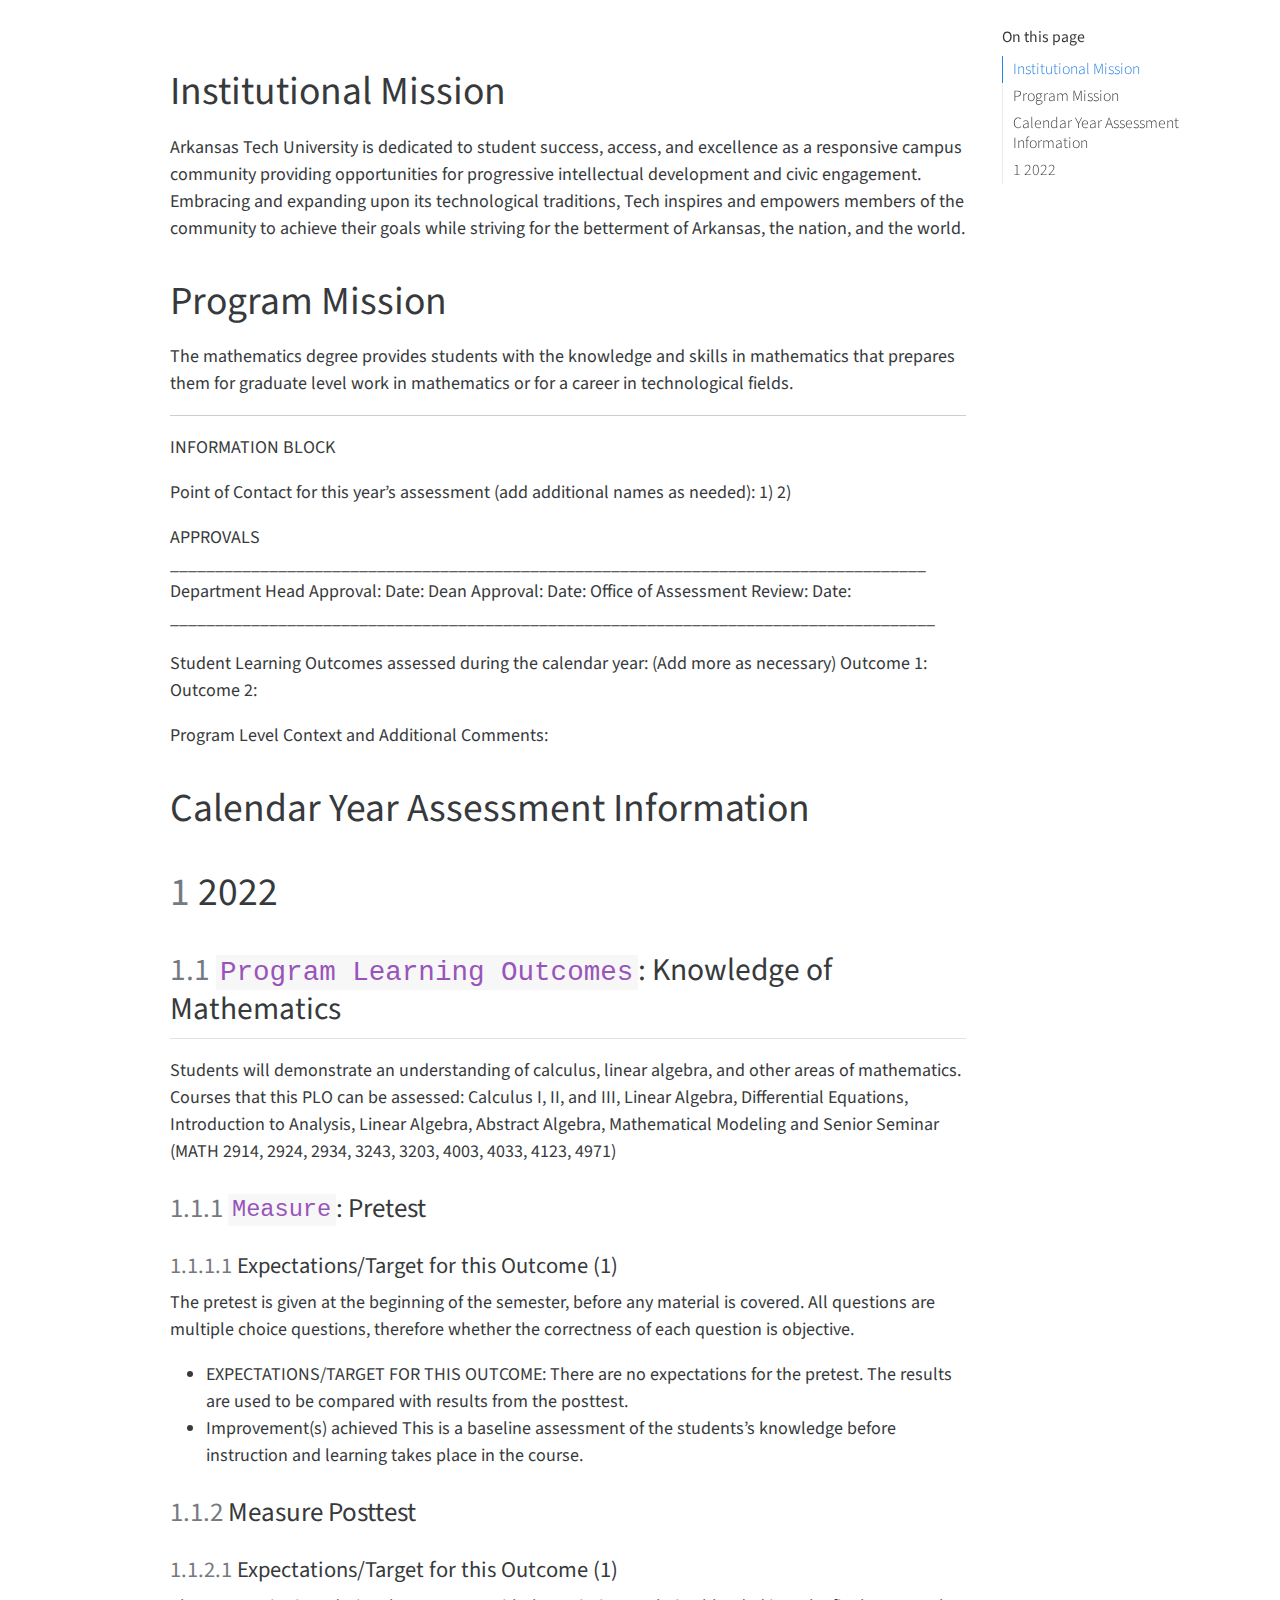
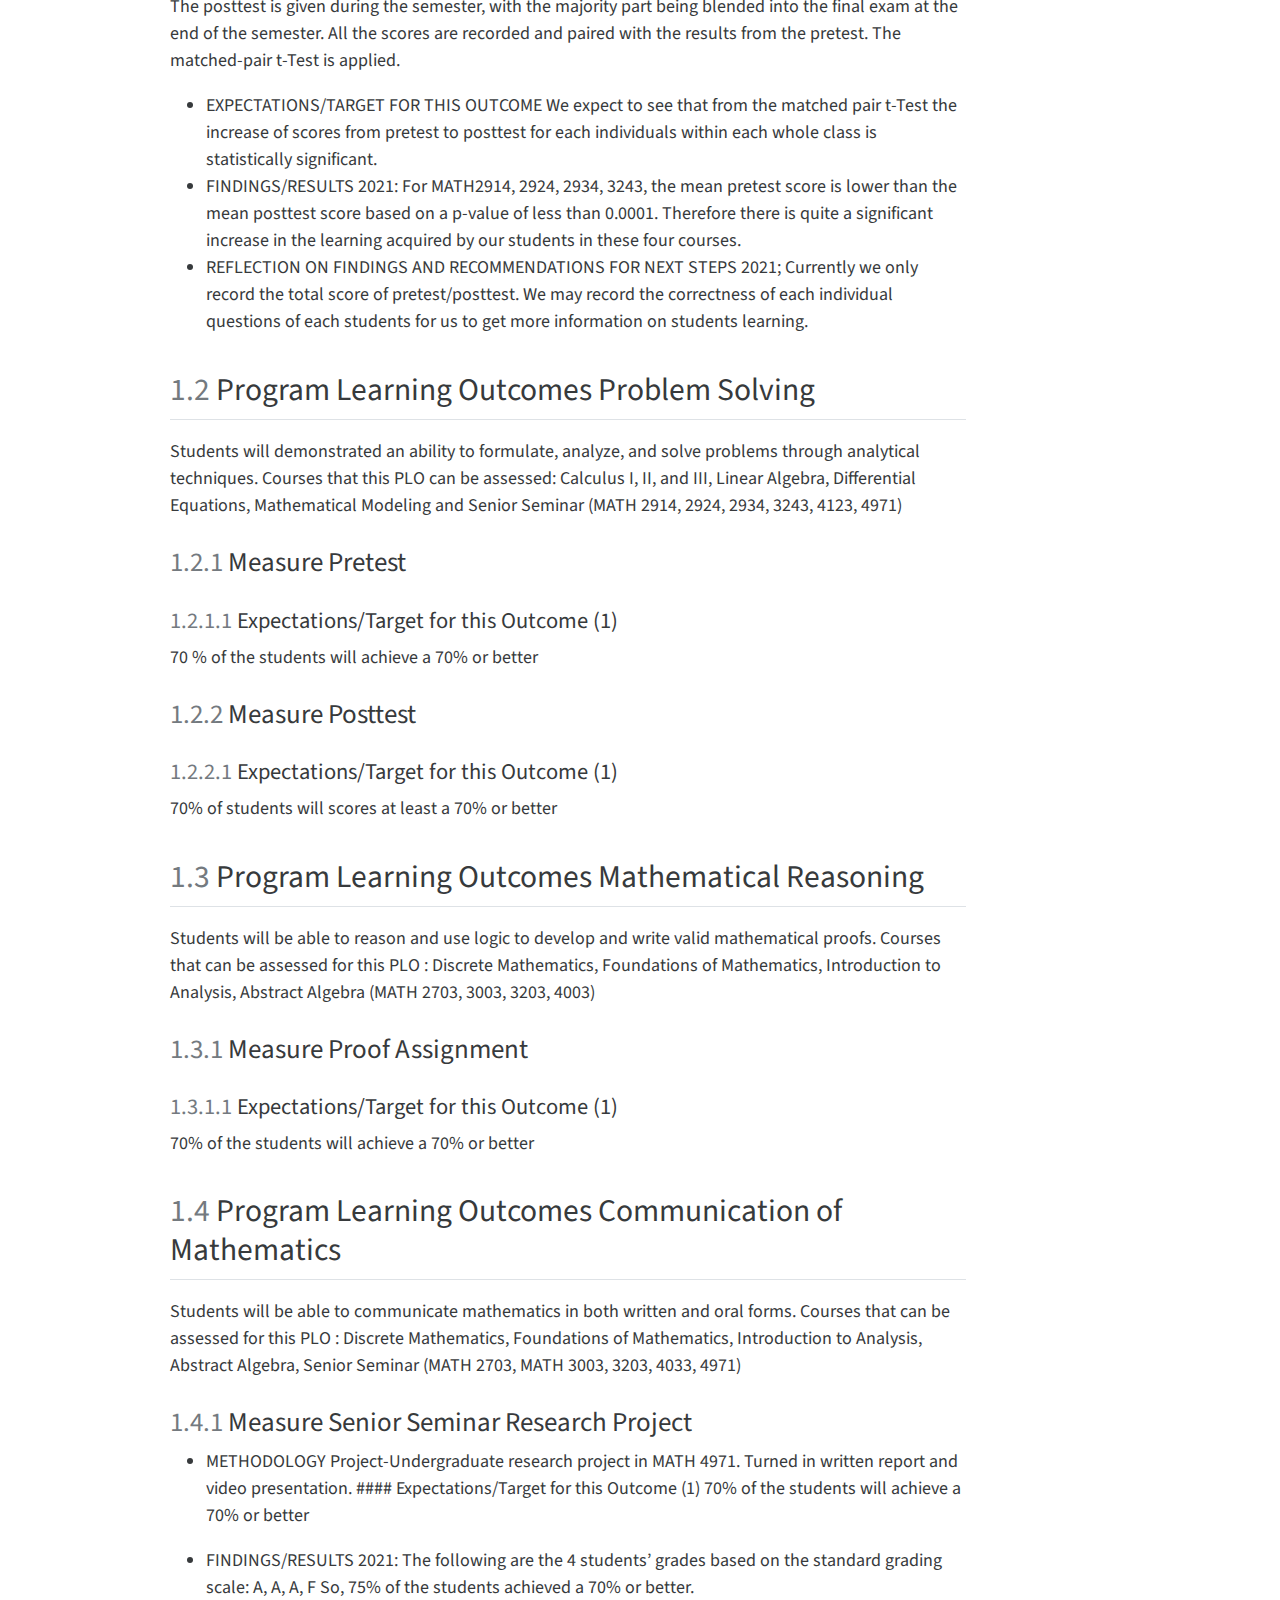
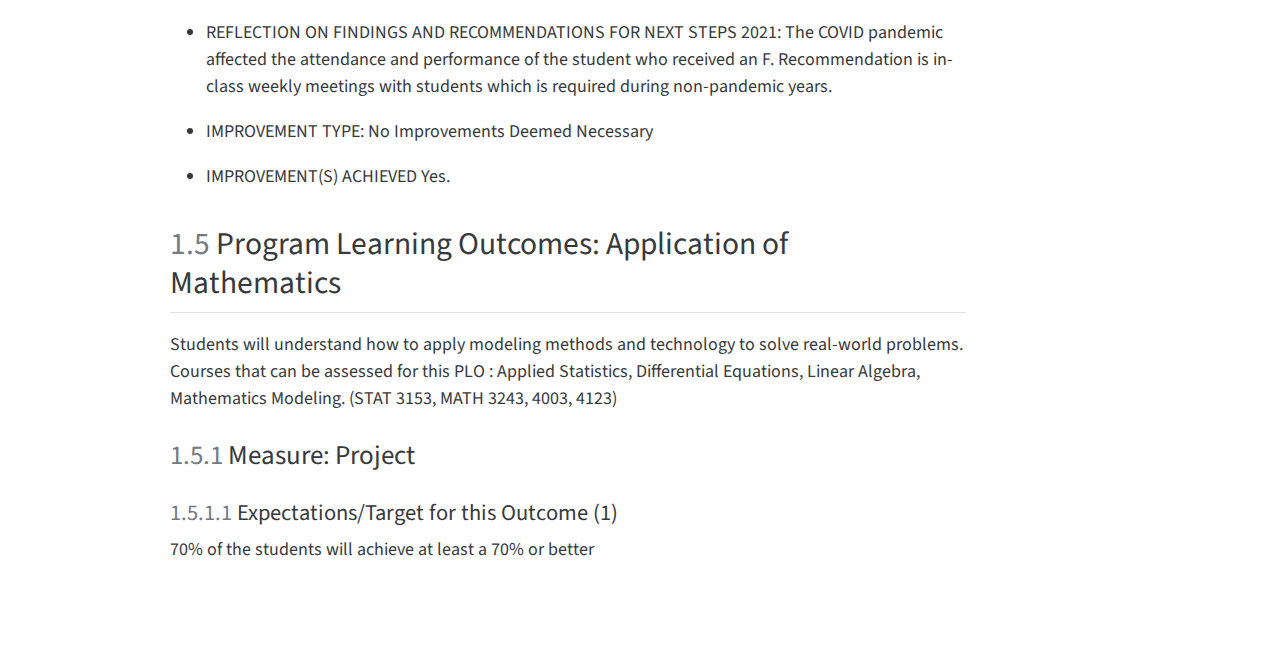
<file: index.html>
<!DOCTYPE html>
<html xmlns="http://www.w3.org/1999/xhtml" lang="en" xml:lang="en"><head>

<meta charset="utf-8">
<meta name="generator" content="quarto-1.1.251">

<meta name="viewport" content="width=device-width, initial-scale=1.0, user-scalable=yes">


<title>index</title>
<style>
code{white-space: pre-wrap;}
span.smallcaps{font-variant: small-caps;}
div.columns{display: flex; gap: min(4vw, 1.5em);}
div.column{flex: auto; overflow-x: auto;}
div.hanging-indent{margin-left: 1.5em; text-indent: -1.5em;}
ul.task-list{list-style: none;}
ul.task-list li input[type="checkbox"] {
  width: 0.8em;
  margin: 0 0.8em 0.2em -1.6em;
  vertical-align: middle;
}
</style>


<script src="site_libs/quarto-nav/quarto-nav.js"></script>
<script src="site_libs/clipboard/clipboard.min.js"></script>
<script src="site_libs/quarto-search/autocomplete.umd.js"></script>
<script src="site_libs/quarto-search/fuse.min.js"></script>
<script src="site_libs/quarto-search/quarto-search.js"></script>
<meta name="quarto:offset" content="./">
<script src="site_libs/quarto-html/quarto.js"></script>
<script src="site_libs/quarto-html/popper.min.js"></script>
<script src="site_libs/quarto-html/tippy.umd.min.js"></script>
<script src="site_libs/quarto-html/anchor.min.js"></script>
<link href="site_libs/quarto-html/tippy.css" rel="stylesheet">
<link href="site_libs/quarto-html/quarto-syntax-highlighting.css" rel="stylesheet" id="quarto-text-highlighting-styles">
<script src="site_libs/bootstrap/bootstrap.min.js"></script>
<link href="site_libs/bootstrap/bootstrap-icons.css" rel="stylesheet">
<link href="site_libs/bootstrap/bootstrap.min.css" rel="stylesheet" id="quarto-bootstrap" data-mode="light">
<script id="quarto-search-options" type="application/json">{
  "location": "sidebar",
  "copy-button": false,
  "collapse-after": 3,
  "panel-placement": "start",
  "type": "textbox",
  "limit": 20,
  "language": {
    "search-no-results-text": "No results",
    "search-matching-documents-text": "matching documents",
    "search-copy-link-title": "Copy link to search",
    "search-hide-matches-text": "Hide additional matches",
    "search-more-match-text": "more match in this document",
    "search-more-matches-text": "more matches in this document",
    "search-clear-button-title": "Clear",
    "search-detached-cancel-button-title": "Cancel",
    "search-submit-button-title": "Submit"
  }
}</script>


</head>

<body>

<div id="quarto-search-results"></div>
<!-- content -->
<div id="quarto-content" class="quarto-container page-columns page-rows-contents page-layout-article">
<!-- sidebar -->
<!-- margin-sidebar -->
    <div id="quarto-margin-sidebar" class="sidebar margin-sidebar">
        <nav id="TOC" role="doc-toc" class="toc-active">
    <h2 id="toc-title">On this page</h2>
   
  <ul>
  <li><a href="#institutional-mission" id="toc-institutional-mission" class="nav-link active" data-scroll-target="#institutional-mission">Institutional Mission</a></li>
  <li><a href="#program-mission" id="toc-program-mission" class="nav-link" data-scroll-target="#program-mission">Program Mission</a></li>
  <li><a href="#calendar-year-assessment-information" id="toc-calendar-year-assessment-information" class="nav-link" data-scroll-target="#calendar-year-assessment-information">Calendar Year Assessment Information</a></li>
  <li><a href="#section" id="toc-section" class="nav-link" data-scroll-target="#section"><span class="toc-section-number">1</span>  2022</a>
  <ul class="collapse">
  <li><a href="#program-learning-outcomes-knowledge-of-mathematics" id="toc-program-learning-outcomes-knowledge-of-mathematics" class="nav-link" data-scroll-target="#program-learning-outcomes-knowledge-of-mathematics"><span class="toc-section-number">1.1</span>  <code>Program Learning Outcomes</code>: Knowledge of Mathematics</a>
  <ul class="collapse">
  <li><a href="#measure-pretest" id="toc-measure-pretest" class="nav-link" data-scroll-target="#measure-pretest"><span class="toc-section-number">1.1.1</span>  <code>Measure</code>: Pretest</a></li>
  <li><a href="#measure-posttest" id="toc-measure-posttest" class="nav-link" data-scroll-target="#measure-posttest"><span class="toc-section-number">1.1.2</span>  Measure Posttest</a></li>
  </ul></li>
  <li><a href="#program-learning-outcomes-problem-solving" id="toc-program-learning-outcomes-problem-solving" class="nav-link" data-scroll-target="#program-learning-outcomes-problem-solving"><span class="toc-section-number">1.2</span>  Program Learning Outcomes Problem Solving</a>
  <ul class="collapse">
  <li><a href="#measure-pretest-1" id="toc-measure-pretest-1" class="nav-link" data-scroll-target="#measure-pretest-1"><span class="toc-section-number">1.2.1</span>  Measure Pretest</a></li>
  <li><a href="#measure-posttest-1" id="toc-measure-posttest-1" class="nav-link" data-scroll-target="#measure-posttest-1"><span class="toc-section-number">1.2.2</span>  Measure Posttest</a></li>
  </ul></li>
  <li><a href="#program-learning-outcomes-mathematical-reasoning" id="toc-program-learning-outcomes-mathematical-reasoning" class="nav-link" data-scroll-target="#program-learning-outcomes-mathematical-reasoning"><span class="toc-section-number">1.3</span>  Program Learning Outcomes Mathematical Reasoning</a>
  <ul class="collapse">
  <li><a href="#measure-proof-assignment" id="toc-measure-proof-assignment" class="nav-link" data-scroll-target="#measure-proof-assignment"><span class="toc-section-number">1.3.1</span>  Measure Proof Assignment</a></li>
  </ul></li>
  <li><a href="#program-learning-outcomes-communication-of-mathematics" id="toc-program-learning-outcomes-communication-of-mathematics" class="nav-link" data-scroll-target="#program-learning-outcomes-communication-of-mathematics"><span class="toc-section-number">1.4</span>  Program Learning Outcomes Communication of Mathematics</a>
  <ul class="collapse">
  <li><a href="#measure-senior-seminar-research-project" id="toc-measure-senior-seminar-research-project" class="nav-link" data-scroll-target="#measure-senior-seminar-research-project"><span class="toc-section-number">1.4.1</span>  Measure Senior Seminar Research Project</a></li>
  </ul></li>
  <li><a href="#program-learning-outcomes-application-of-mathematics" id="toc-program-learning-outcomes-application-of-mathematics" class="nav-link" data-scroll-target="#program-learning-outcomes-application-of-mathematics"><span class="toc-section-number">1.5</span>  Program Learning Outcomes: Application of Mathematics</a>
  <ul class="collapse">
  <li><a href="#measure-project" id="toc-measure-project" class="nav-link" data-scroll-target="#measure-project"><span class="toc-section-number">1.5.1</span>  Measure: Project</a></li>
  </ul></li>
  </ul></li>
  </ul>
</nav>
    </div>
<!-- main -->
<main class="content" id="quarto-document-content">



<section id="institutional-mission" class="level1 unnumbered">
<h1 class="unnumbered">Institutional Mission</h1>
<p>Arkansas Tech University is dedicated to student success, access, and excellence as a responsive campus community providing opportunities for progressive intellectual development and civic engagement. Embracing and expanding upon its technological traditions, Tech inspires and empowers members of the community to achieve their goals while striving for the betterment of Arkansas, the nation, and the world.</p>
</section>
<section id="program-mission" class="level1 unnumbered">
<h1 class="unnumbered">Program Mission</h1>
<p>The mathematics degree provides students with the knowledge and skills in mathematics that prepares them for graduate level work in mathematics or for a career in technological fields.</p>
<hr>
<p>INFORMATION BLOCK</p>
<p>Point of Contact for this year’s assessment (add additional names as needed): 1) 2)</p>
<p>APPROVALS ____________________________________________________________________________________ Department Head Approval: Date: Dean Approval: Date: Office of Assessment Review: Date: _____________________________________________________________________________________</p>
<p>Student Learning Outcomes assessed during the calendar year: (Add more as necessary) Outcome 1: Outcome 2:</p>
<p>Program Level Context and Additional Comments:</p>
</section>
<section id="calendar-year-assessment-information" class="level1 unnumbered">
<h1 class="unnumbered">Calendar Year Assessment Information</h1>
</section>
<section id="section" class="level1" data-number="1">
<h1 data-number="1"><span class="header-section-number">1</span> 2022</h1>
<section id="program-learning-outcomes-knowledge-of-mathematics" class="level2" data-number="1.1">
<h2 data-number="1.1" class="anchored" data-anchor-id="program-learning-outcomes-knowledge-of-mathematics"><span class="header-section-number">1.1</span> <code>Program Learning Outcomes</code>: Knowledge of Mathematics</h2>
<p>Students will demonstrate an understanding of calculus, linear algebra, and other areas of mathematics. Courses that this PLO can be assessed: Calculus I, II, and III, Linear Algebra, Differential Equations, Introduction to Analysis, Linear Algebra, Abstract Algebra, Mathematical Modeling and Senior Seminar (MATH 2914, 2924, 2934, 3243, 3203, 4003, 4033, 4123, 4971)</p>
<section id="measure-pretest" class="level3" data-number="1.1.1">
<h3 data-number="1.1.1" class="anchored" data-anchor-id="measure-pretest"><span class="header-section-number">1.1.1</span> <code>Measure</code>: Pretest</h3>
<section id="expectationstarget-for-this-outcome-1" class="level4" data-number="1.1.1.1">
<h4 data-number="1.1.1.1" class="anchored" data-anchor-id="expectationstarget-for-this-outcome-1"><span class="header-section-number">1.1.1.1</span> Expectations/Target for this Outcome (1)</h4>
<p>The pretest is given at the beginning of the semester, before any material is covered. All questions are multiple choice questions, therefore whether the correctness of each question is objective.</p>
<ul>
<li>EXPECTATIONS/TARGET FOR THIS OUTCOME: There are no expectations for the pretest. The results are used to be compared with results from the posttest.</li>
<li>Improvement(s) achieved This is a baseline assessment of the students’s knowledge before instruction and learning takes place in the course.</li>
</ul>
</section>
</section>
<section id="measure-posttest" class="level3" data-number="1.1.2">
<h3 data-number="1.1.2" class="anchored" data-anchor-id="measure-posttest"><span class="header-section-number">1.1.2</span> Measure Posttest</h3>
<section id="expectationstarget-for-this-outcome-1-1" class="level4" data-number="1.1.2.1">
<h4 data-number="1.1.2.1" class="anchored" data-anchor-id="expectationstarget-for-this-outcome-1-1"><span class="header-section-number">1.1.2.1</span> Expectations/Target for this Outcome (1)</h4>
<p>The posttest is given during the semester, with the majority part being blended into the final exam at the end of the semester. All the scores are recorded and paired with the results from the pretest. The matched-pair t-Test is applied.</p>
<ul>
<li>EXPECTATIONS/TARGET FOR THIS OUTCOME We expect to see that from the matched pair t-Test the increase of scores from pretest to posttest for each individuals within each whole class is statistically significant.</li>
<li>FINDINGS/RESULTS 2021: For MATH2914, 2924, 2934, 3243, the mean pretest score is lower than the mean posttest score based on a p-value of less than 0.0001. Therefore there is quite a significant increase in the learning acquired by our students in these four courses.</li>
<li>REFLECTION ON FINDINGS AND RECOMMENDATIONS FOR NEXT STEPS 2021; Currently we only record the total score of pretest/posttest. We may record the correctness of each individual questions of each students for us to get more information on students learning.</li>
</ul>
</section>
</section>
</section>
<section id="program-learning-outcomes-problem-solving" class="level2" data-number="1.2">
<h2 data-number="1.2" class="anchored" data-anchor-id="program-learning-outcomes-problem-solving"><span class="header-section-number">1.2</span> Program Learning Outcomes Problem Solving</h2>
<p>Students will demonstrated an ability to formulate, analyze, and solve problems through analytical techniques. Courses that this PLO can be assessed: Calculus I, II, and III, Linear Algebra, Differential Equations, Mathematical Modeling and Senior Seminar (MATH 2914, 2924, 2934, 3243, 4123, 4971)</p>
<section id="measure-pretest-1" class="level3" data-number="1.2.1">
<h3 data-number="1.2.1" class="anchored" data-anchor-id="measure-pretest-1"><span class="header-section-number">1.2.1</span> Measure Pretest</h3>
<section id="expectationstarget-for-this-outcome-1-2" class="level4" data-number="1.2.1.1">
<h4 data-number="1.2.1.1" class="anchored" data-anchor-id="expectationstarget-for-this-outcome-1-2"><span class="header-section-number">1.2.1.1</span> Expectations/Target for this Outcome (1)</h4>
<p>70 % of the students will achieve a 70% or better</p>
</section>
</section>
<section id="measure-posttest-1" class="level3" data-number="1.2.2">
<h3 data-number="1.2.2" class="anchored" data-anchor-id="measure-posttest-1"><span class="header-section-number">1.2.2</span> Measure Posttest</h3>
<section id="expectationstarget-for-this-outcome-1-3" class="level4" data-number="1.2.2.1">
<h4 data-number="1.2.2.1" class="anchored" data-anchor-id="expectationstarget-for-this-outcome-1-3"><span class="header-section-number">1.2.2.1</span> Expectations/Target for this Outcome (1)</h4>
<p>70% of students will scores at least a 70% or better</p>
</section>
</section>
</section>
<section id="program-learning-outcomes-mathematical-reasoning" class="level2" data-number="1.3">
<h2 data-number="1.3" class="anchored" data-anchor-id="program-learning-outcomes-mathematical-reasoning"><span class="header-section-number">1.3</span> Program Learning Outcomes Mathematical Reasoning</h2>
<p>Students will be able to reason and use logic to develop and write valid mathematical proofs. Courses that can be assessed for this PLO : Discrete Mathematics, Foundations of Mathematics, Introduction to Analysis, Abstract Algebra (MATH 2703, 3003, 3203, 4003)</p>
<section id="measure-proof-assignment" class="level3" data-number="1.3.1">
<h3 data-number="1.3.1" class="anchored" data-anchor-id="measure-proof-assignment"><span class="header-section-number">1.3.1</span> Measure Proof Assignment</h3>
<section id="expectationstarget-for-this-outcome-1-4" class="level4" data-number="1.3.1.1">
<h4 data-number="1.3.1.1" class="anchored" data-anchor-id="expectationstarget-for-this-outcome-1-4"><span class="header-section-number">1.3.1.1</span> Expectations/Target for this Outcome (1)</h4>
<p>70% of the students will achieve a 70% or better</p>
</section>
</section>
</section>
<section id="program-learning-outcomes-communication-of-mathematics" class="level2" data-number="1.4">
<h2 data-number="1.4" class="anchored" data-anchor-id="program-learning-outcomes-communication-of-mathematics"><span class="header-section-number">1.4</span> Program Learning Outcomes Communication of Mathematics</h2>
<p>Students will be able to communicate mathematics in both written and oral forms. Courses that can be assessed for this PLO : Discrete Mathematics, Foundations of Mathematics, Introduction to Analysis, Abstract Algebra, Senior Seminar (MATH 2703, MATH 3003, 3203, 4033, 4971)</p>
<section id="measure-senior-seminar-research-project" class="level3" data-number="1.4.1">
<h3 data-number="1.4.1" class="anchored" data-anchor-id="measure-senior-seminar-research-project"><span class="header-section-number">1.4.1</span> Measure Senior Seminar Research Project</h3>
<ul>
<li><p>METHODOLOGY Project-Undergraduate research project in MATH 4971. Turned in written report and video presentation. #### Expectations/Target for this Outcome (1) 70% of the students will achieve a 70% or better</p></li>
<li><p>FINDINGS/RESULTS 2021: The following are the 4 students’ grades based on the standard grading scale: A, A, A, F So, 75% of the students achieved a 70% or better.</p></li>
<li><p>REFLECTION ON FINDINGS AND RECOMMENDATIONS FOR NEXT STEPS 2021: The COVID pandemic affected the attendance and performance of the student who received an F. Recommendation is in-class weekly meetings with students which is required during non-pandemic years.</p></li>
<li><p>IMPROVEMENT TYPE: No Improvements Deemed Necessary</p></li>
<li><p>IMPROVEMENT(S) ACHIEVED Yes.</p></li>
</ul>
</section>
</section>
<section id="program-learning-outcomes-application-of-mathematics" class="level2" data-number="1.5">
<h2 data-number="1.5" class="anchored" data-anchor-id="program-learning-outcomes-application-of-mathematics"><span class="header-section-number">1.5</span> Program Learning Outcomes: Application of Mathematics</h2>
<p>Students will understand how to apply modeling methods and technology to solve real-world problems. Courses that can be assessed for this PLO : Applied Statistics, Differential Equations, Linear Algebra, Mathematics Modeling. (STAT 3153, MATH 3243, 4003, 4123)</p>
<section id="measure-project" class="level3" data-number="1.5.1">
<h3 data-number="1.5.1" class="anchored" data-anchor-id="measure-project"><span class="header-section-number">1.5.1</span> Measure: Project</h3>
<section id="expectationstarget-for-this-outcome-1-5" class="level4" data-number="1.5.1.1">
<h4 data-number="1.5.1.1" class="anchored" data-anchor-id="expectationstarget-for-this-outcome-1-5"><span class="header-section-number">1.5.1.1</span> Expectations/Target for this Outcome (1)</h4>
<p>70% of the students will achieve at least a 70% or better</p>


</section>
</section>
</section>
</section>

</main> <!-- /main -->
<script id="quarto-html-after-body" type="application/javascript">
window.document.addEventListener("DOMContentLoaded", function (event) {
  const toggleBodyColorMode = (bsSheetEl) => {
    const mode = bsSheetEl.getAttribute("data-mode");
    const bodyEl = window.document.querySelector("body");
    if (mode === "dark") {
      bodyEl.classList.add("quarto-dark");
      bodyEl.classList.remove("quarto-light");
    } else {
      bodyEl.classList.add("quarto-light");
      bodyEl.classList.remove("quarto-dark");
    }
  }
  const toggleBodyColorPrimary = () => {
    const bsSheetEl = window.document.querySelector("link#quarto-bootstrap");
    if (bsSheetEl) {
      toggleBodyColorMode(bsSheetEl);
    }
  }
  toggleBodyColorPrimary();  
  const icon = "";
  const anchorJS = new window.AnchorJS();
  anchorJS.options = {
    placement: 'right',
    icon: icon
  };
  anchorJS.add('.anchored');
  const clipboard = new window.ClipboardJS('.code-copy-button', {
    target: function(trigger) {
      return trigger.previousElementSibling;
    }
  });
  clipboard.on('success', function(e) {
    // button target
    const button = e.trigger;
    // don't keep focus
    button.blur();
    // flash "checked"
    button.classList.add('code-copy-button-checked');
    var currentTitle = button.getAttribute("title");
    button.setAttribute("title", "Copied!");
    setTimeout(function() {
      button.setAttribute("title", currentTitle);
      button.classList.remove('code-copy-button-checked');
    }, 1000);
    // clear code selection
    e.clearSelection();
  });
  function tippyHover(el, contentFn) {
    const config = {
      allowHTML: true,
      content: contentFn,
      maxWidth: 500,
      delay: 100,
      arrow: false,
      appendTo: function(el) {
          return el.parentElement;
      },
      interactive: true,
      interactiveBorder: 10,
      theme: 'quarto',
      placement: 'bottom-start'
    };
    window.tippy(el, config); 
  }
  const noterefs = window.document.querySelectorAll('a[role="doc-noteref"]');
  for (var i=0; i<noterefs.length; i++) {
    const ref = noterefs[i];
    tippyHover(ref, function() {
      // use id or data attribute instead here
      let href = ref.getAttribute('data-footnote-href') || ref.getAttribute('href');
      try { href = new URL(href).hash; } catch {}
      const id = href.replace(/^#\/?/, "");
      const note = window.document.getElementById(id);
      return note.innerHTML;
    });
  }
  var bibliorefs = window.document.querySelectorAll('a[role="doc-biblioref"]');
  for (var i=0; i<bibliorefs.length; i++) {
    const ref = bibliorefs[i];
    const cites = ref.parentNode.getAttribute('data-cites').split(' ');
    tippyHover(ref, function() {
      var popup = window.document.createElement('div');
      cites.forEach(function(cite) {
        var citeDiv = window.document.createElement('div');
        citeDiv.classList.add('hanging-indent');
        citeDiv.classList.add('csl-entry');
        var biblioDiv = window.document.getElementById('ref-' + cite);
        if (biblioDiv) {
          citeDiv.innerHTML = biblioDiv.innerHTML;
        }
        popup.appendChild(citeDiv);
      });
      return popup.innerHTML;
    });
  }
});
</script>
</div> <!-- /content -->



</body></html>
</file>
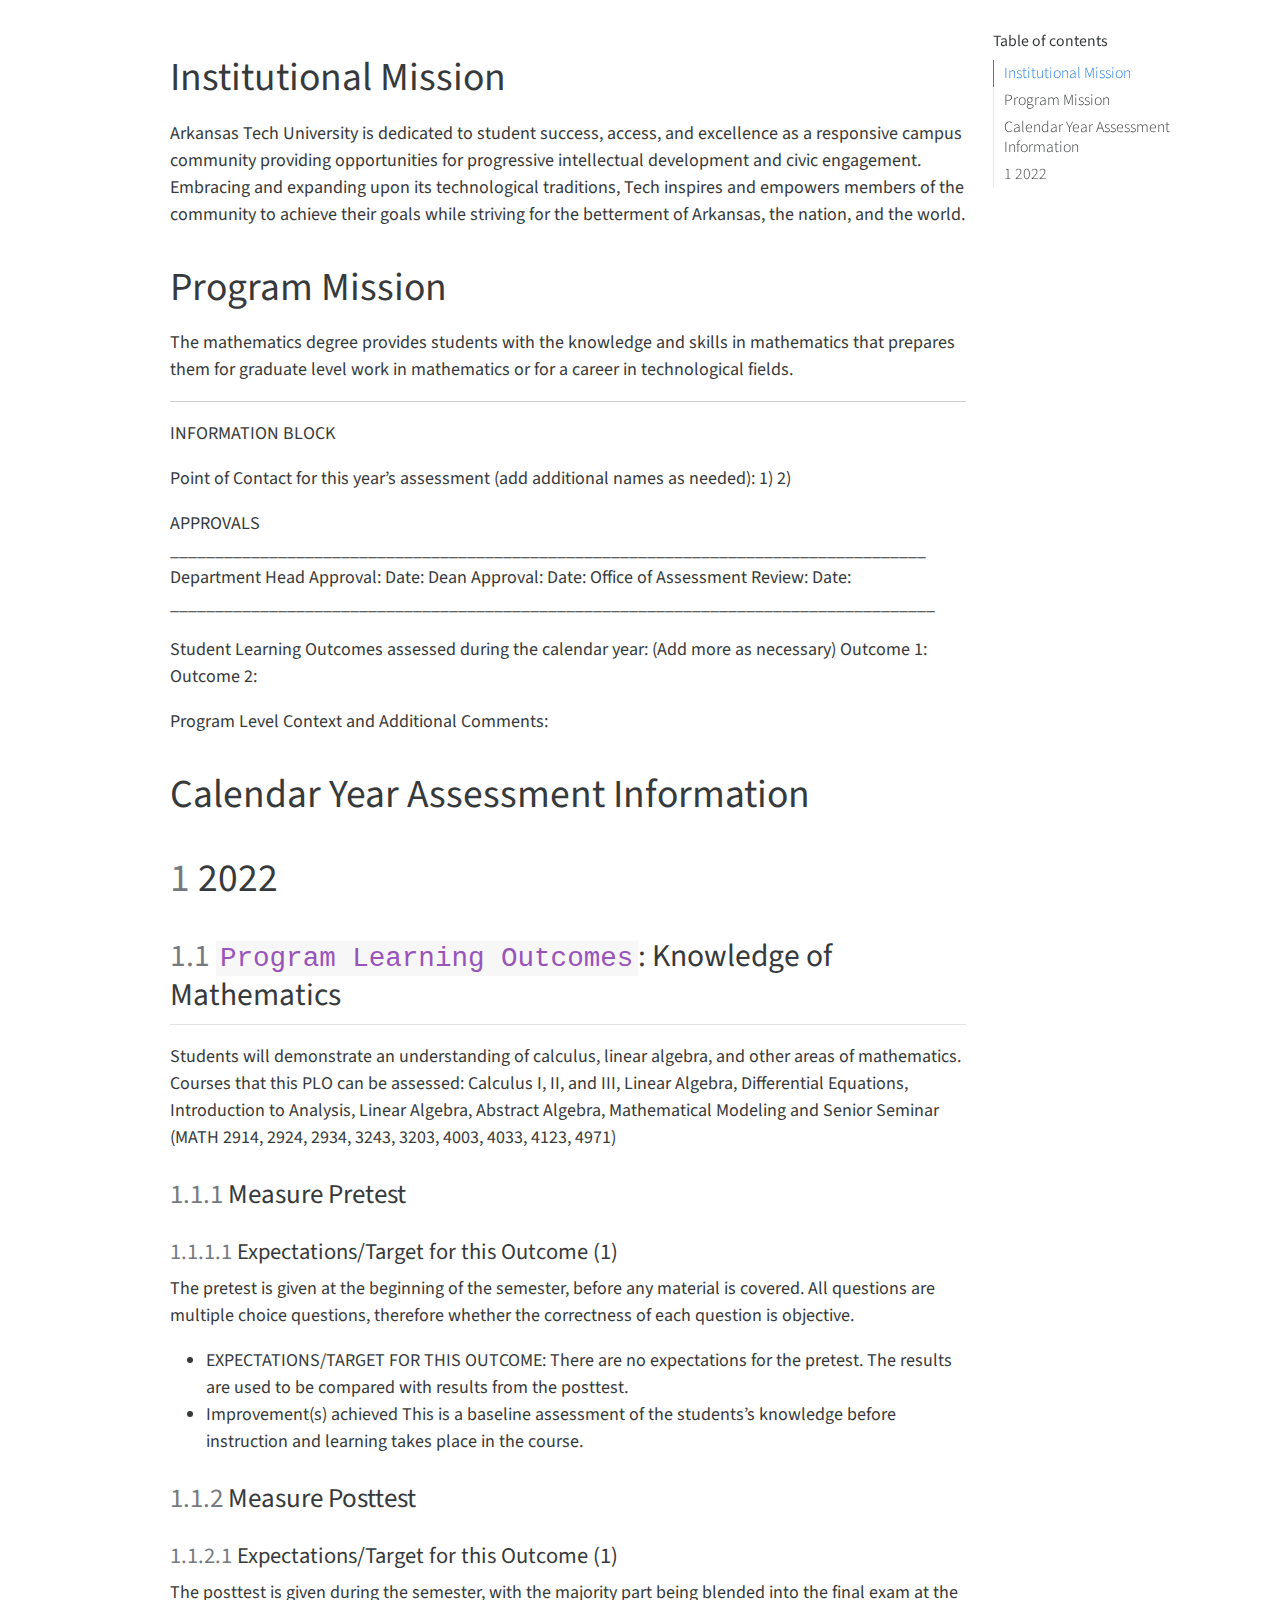
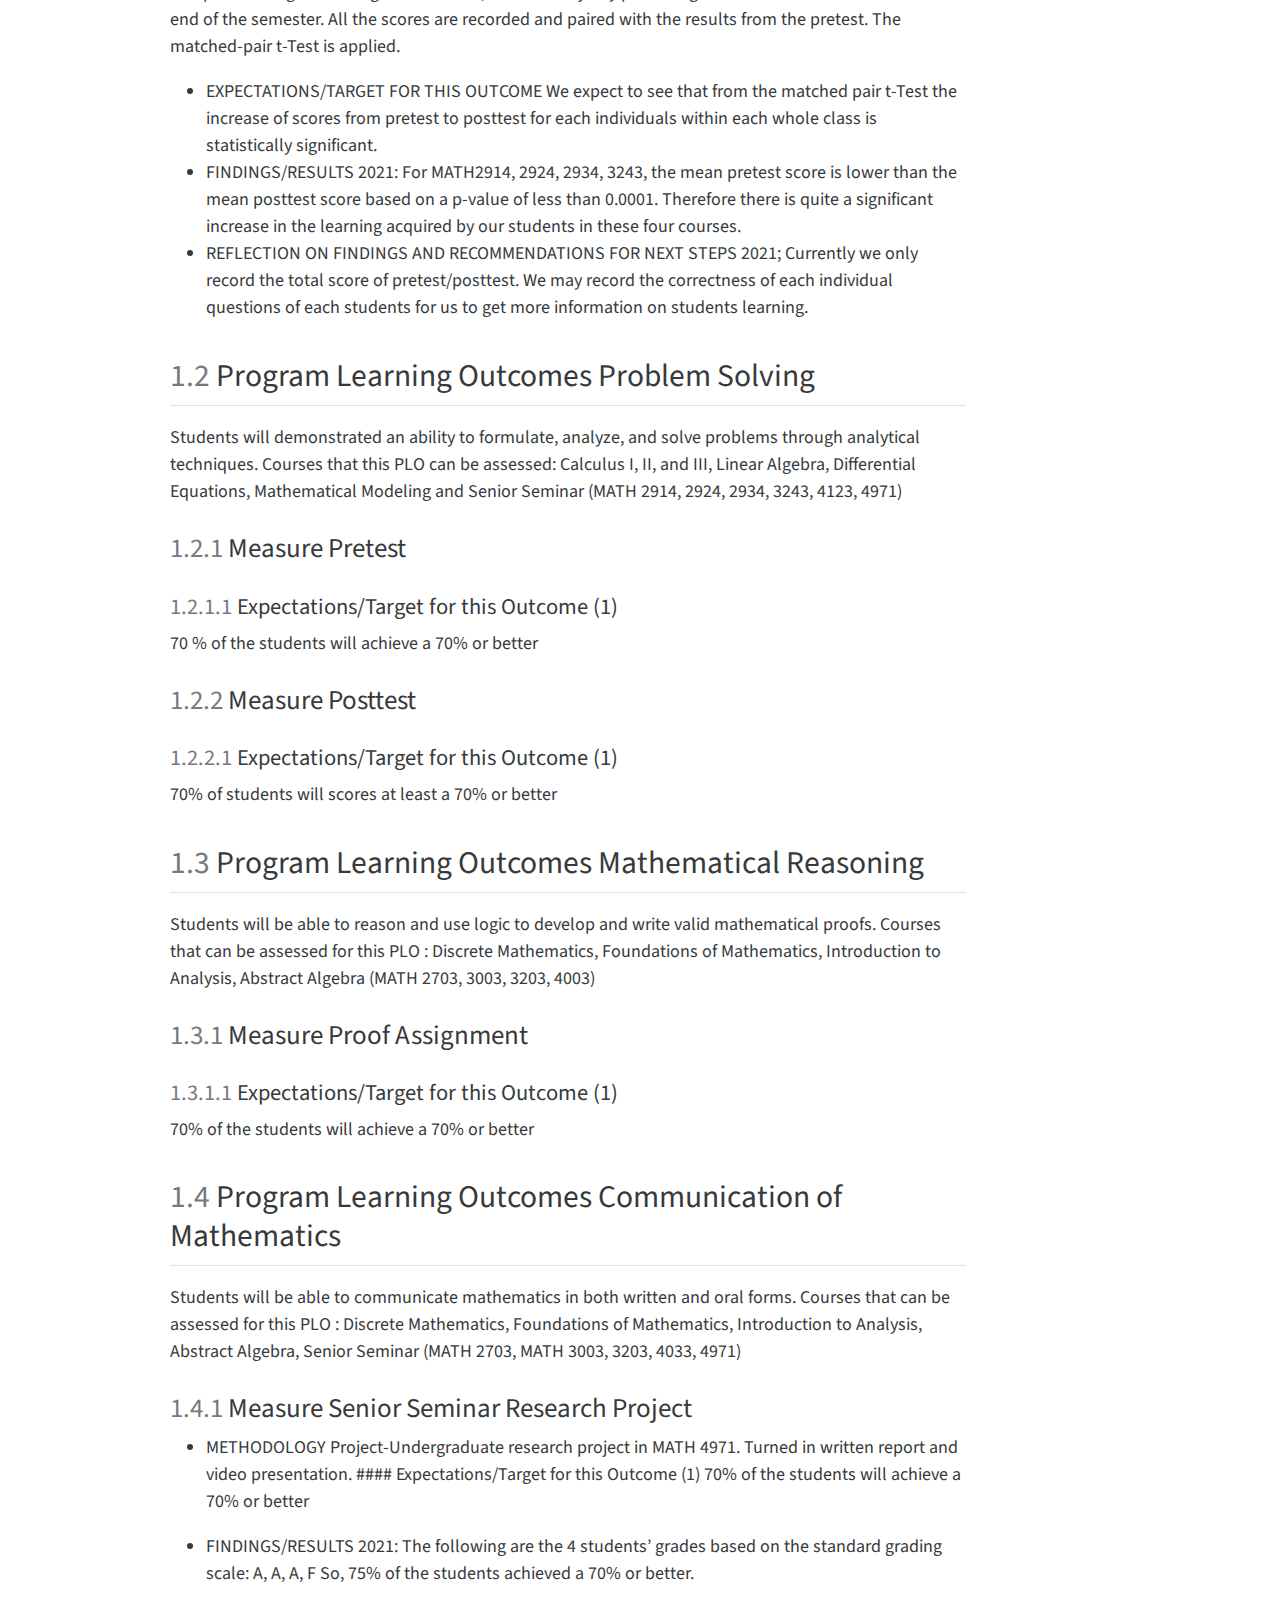
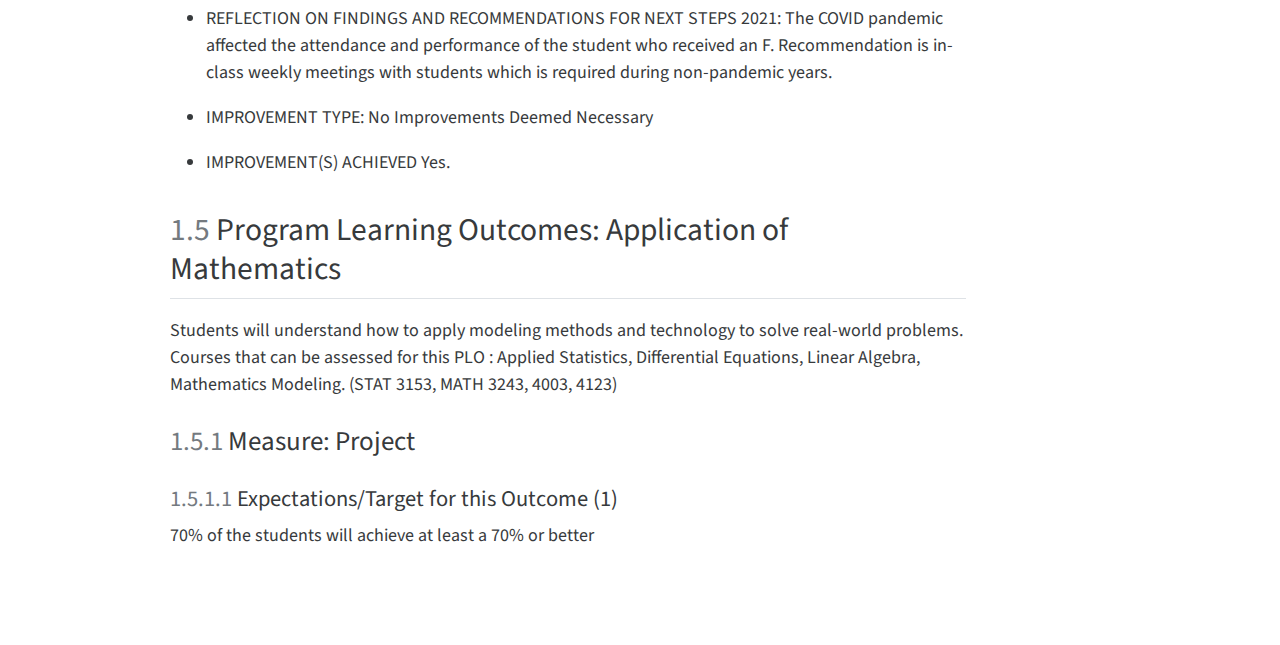
<file: _output/index.html>
<!DOCTYPE html>
<html xmlns="http://www.w3.org/1999/xhtml" lang="en" xml:lang="en"><head>

<meta charset="utf-8">
<meta name="generator" content="quarto-1.1.179">

<meta name="viewport" content="width=device-width, initial-scale=1.0, user-scalable=yes">


<title>index</title>
<style>
code{white-space: pre-wrap;}
span.smallcaps{font-variant: small-caps;}
div.columns{display: flex; gap: min(4vw, 1.5em);}
div.column{flex: auto; overflow-x: auto;}
div.hanging-indent{margin-left: 1.5em; text-indent: -1.5em;}
ul.task-list{list-style: none;}
ul.task-list li input[type="checkbox"] {
  width: 0.8em;
  margin: 0 0.8em 0.2em -1.6em;
  vertical-align: middle;
}
</style>


<script src="index_files/libs/clipboard/clipboard.min.js"></script>
<script src="index_files/libs/quarto-html/quarto.js"></script>
<script src="index_files/libs/quarto-html/popper.min.js"></script>
<script src="index_files/libs/quarto-html/tippy.umd.min.js"></script>
<script src="index_files/libs/quarto-html/anchor.min.js"></script>
<link href="index_files/libs/quarto-html/tippy.css" rel="stylesheet">
<link href="index_files/libs/quarto-html/quarto-syntax-highlighting.css" rel="stylesheet" id="quarto-text-highlighting-styles">
<script src="index_files/libs/bootstrap/bootstrap.min.js"></script>
<link href="index_files/libs/bootstrap/bootstrap-icons.css" rel="stylesheet">
<link href="index_files/libs/bootstrap/bootstrap.min.css" rel="stylesheet" id="quarto-bootstrap" data-mode="light">


</head>

<body>

<div id="quarto-content" class="page-columns page-rows-contents page-layout-article">
<div id="quarto-margin-sidebar" class="sidebar margin-sidebar">
  <nav id="TOC" role="doc-toc" class="toc-active">
    <h2 id="toc-title">Table of contents</h2>
   
  <ul>
  <li><a href="#institutional-mission" id="toc-institutional-mission" class="nav-link active" data-scroll-target="#institutional-mission">Institutional Mission</a></li>
  <li><a href="#program-mission" id="toc-program-mission" class="nav-link" data-scroll-target="#program-mission">Program Mission</a></li>
  <li><a href="#calendar-year-assessment-information" id="toc-calendar-year-assessment-information" class="nav-link" data-scroll-target="#calendar-year-assessment-information">Calendar Year Assessment Information</a></li>
  <li><a href="#section" id="toc-section" class="nav-link" data-scroll-target="#section"><span class="toc-section-number">1</span>  2022</a>
  <ul class="collapse">
  <li><a href="#program-learning-outcomes-knowledge-of-mathematics" id="toc-program-learning-outcomes-knowledge-of-mathematics" class="nav-link" data-scroll-target="#program-learning-outcomes-knowledge-of-mathematics"><span class="toc-section-number">1.1</span>  <code>Program Learning Outcomes</code>: Knowledge of Mathematics</a>
  <ul class="collapse">
  <li><a href="#measure-pretest" id="toc-measure-pretest" class="nav-link" data-scroll-target="#measure-pretest"><span class="toc-section-number">1.1.1</span>  Measure Pretest</a></li>
  <li><a href="#measure-posttest" id="toc-measure-posttest" class="nav-link" data-scroll-target="#measure-posttest"><span class="toc-section-number">1.1.2</span>  Measure Posttest</a></li>
  </ul></li>
  <li><a href="#program-learning-outcomes-problem-solving" id="toc-program-learning-outcomes-problem-solving" class="nav-link" data-scroll-target="#program-learning-outcomes-problem-solving"><span class="toc-section-number">1.2</span>  Program Learning Outcomes Problem Solving</a>
  <ul class="collapse">
  <li><a href="#measure-pretest-1" id="toc-measure-pretest-1" class="nav-link" data-scroll-target="#measure-pretest-1"><span class="toc-section-number">1.2.1</span>  Measure Pretest</a></li>
  <li><a href="#measure-posttest-1" id="toc-measure-posttest-1" class="nav-link" data-scroll-target="#measure-posttest-1"><span class="toc-section-number">1.2.2</span>  Measure Posttest</a></li>
  </ul></li>
  <li><a href="#program-learning-outcomes-mathematical-reasoning" id="toc-program-learning-outcomes-mathematical-reasoning" class="nav-link" data-scroll-target="#program-learning-outcomes-mathematical-reasoning"><span class="toc-section-number">1.3</span>  Program Learning Outcomes Mathematical Reasoning</a>
  <ul class="collapse">
  <li><a href="#measure-proof-assignment" id="toc-measure-proof-assignment" class="nav-link" data-scroll-target="#measure-proof-assignment"><span class="toc-section-number">1.3.1</span>  Measure Proof Assignment</a></li>
  </ul></li>
  <li><a href="#program-learning-outcomes-communication-of-mathematics" id="toc-program-learning-outcomes-communication-of-mathematics" class="nav-link" data-scroll-target="#program-learning-outcomes-communication-of-mathematics"><span class="toc-section-number">1.4</span>  Program Learning Outcomes Communication of Mathematics</a>
  <ul class="collapse">
  <li><a href="#measure-senior-seminar-research-project" id="toc-measure-senior-seminar-research-project" class="nav-link" data-scroll-target="#measure-senior-seminar-research-project"><span class="toc-section-number">1.4.1</span>  Measure Senior Seminar Research Project</a></li>
  </ul></li>
  <li><a href="#program-learning-outcomes-application-of-mathematics" id="toc-program-learning-outcomes-application-of-mathematics" class="nav-link" data-scroll-target="#program-learning-outcomes-application-of-mathematics"><span class="toc-section-number">1.5</span>  Program Learning Outcomes: Application of Mathematics</a>
  <ul class="collapse">
  <li><a href="#measure-project" id="toc-measure-project" class="nav-link" data-scroll-target="#measure-project"><span class="toc-section-number">1.5.1</span>  Measure: Project</a></li>
  </ul></li>
  </ul></li>
  </ul>
</nav>
</div>
<main class="content" id="quarto-document-content">



<section id="institutional-mission" class="level1 unnumbered">
<h1 class="unnumbered">Institutional Mission</h1>
<p>Arkansas Tech University is dedicated to student success, access, and excellence as a responsive campus community providing opportunities for progressive intellectual development and civic engagement. Embracing and expanding upon its technological traditions, Tech inspires and empowers members of the community to achieve their goals while striving for the betterment of Arkansas, the nation, and the world.</p>
</section>
<section id="program-mission" class="level1 unnumbered">
<h1 class="unnumbered">Program Mission</h1>
<p>The mathematics degree provides students with the knowledge and skills in mathematics that prepares them for graduate level work in mathematics or for a career in technological fields.</p>
<hr>
<p>INFORMATION BLOCK</p>
<p>Point of Contact for this year’s assessment (add additional names as needed): 1) 2)</p>
<p>APPROVALS ____________________________________________________________________________________ Department Head Approval: Date: Dean Approval: Date: Office of Assessment Review: Date: _____________________________________________________________________________________</p>
<p>Student Learning Outcomes assessed during the calendar year: (Add more as necessary) Outcome 1: Outcome 2:</p>
<p>Program Level Context and Additional Comments:</p>
</section>
<section id="calendar-year-assessment-information" class="level1 unnumbered">
<h1 class="unnumbered">Calendar Year Assessment Information</h1>
</section>
<section id="section" class="level1" data-number="1">
<h1 data-number="1"><span class="header-section-number">1</span> 2022</h1>
<section id="program-learning-outcomes-knowledge-of-mathematics" class="level2" data-number="1.1">
<h2 data-number="1.1" class="anchored" data-anchor-id="program-learning-outcomes-knowledge-of-mathematics"><span class="header-section-number">1.1</span> <code>Program Learning Outcomes</code>: Knowledge of Mathematics</h2>
<p>Students will demonstrate an understanding of calculus, linear algebra, and other areas of mathematics. Courses that this PLO can be assessed: Calculus I, II, and III, Linear Algebra, Differential Equations, Introduction to Analysis, Linear Algebra, Abstract Algebra, Mathematical Modeling and Senior Seminar (MATH 2914, 2924, 2934, 3243, 3203, 4003, 4033, 4123, 4971)</p>
<section id="measure-pretest" class="level3" data-number="1.1.1">
<h3 data-number="1.1.1" class="anchored" data-anchor-id="measure-pretest"><span class="header-section-number">1.1.1</span> Measure Pretest</h3>
<section id="expectationstarget-for-this-outcome-1" class="level4" data-number="1.1.1.1">
<h4 data-number="1.1.1.1" class="anchored" data-anchor-id="expectationstarget-for-this-outcome-1"><span class="header-section-number">1.1.1.1</span> Expectations/Target for this Outcome (1)</h4>
<p>The pretest is given at the beginning of the semester, before any material is covered. All questions are multiple choice questions, therefore whether the correctness of each question is objective.</p>
<ul>
<li>EXPECTATIONS/TARGET FOR THIS OUTCOME: There are no expectations for the pretest. The results are used to be compared with results from the posttest.</li>
<li>Improvement(s) achieved This is a baseline assessment of the students’s knowledge before instruction and learning takes place in the course.</li>
</ul>
</section>
</section>
<section id="measure-posttest" class="level3" data-number="1.1.2">
<h3 data-number="1.1.2" class="anchored" data-anchor-id="measure-posttest"><span class="header-section-number">1.1.2</span> Measure Posttest</h3>
<section id="expectationstarget-for-this-outcome-1-1" class="level4" data-number="1.1.2.1">
<h4 data-number="1.1.2.1" class="anchored" data-anchor-id="expectationstarget-for-this-outcome-1-1"><span class="header-section-number">1.1.2.1</span> Expectations/Target for this Outcome (1)</h4>
<p>The posttest is given during the semester, with the majority part being blended into the final exam at the end of the semester. All the scores are recorded and paired with the results from the pretest. The matched-pair t-Test is applied.</p>
<ul>
<li>EXPECTATIONS/TARGET FOR THIS OUTCOME We expect to see that from the matched pair t-Test the increase of scores from pretest to posttest for each individuals within each whole class is statistically significant.</li>
<li>FINDINGS/RESULTS 2021: For MATH2914, 2924, 2934, 3243, the mean pretest score is lower than the mean posttest score based on a p-value of less than 0.0001. Therefore there is quite a significant increase in the learning acquired by our students in these four courses.</li>
<li>REFLECTION ON FINDINGS AND RECOMMENDATIONS FOR NEXT STEPS 2021; Currently we only record the total score of pretest/posttest. We may record the correctness of each individual questions of each students for us to get more information on students learning.</li>
</ul>
</section>
</section>
</section>
<section id="program-learning-outcomes-problem-solving" class="level2" data-number="1.2">
<h2 data-number="1.2" class="anchored" data-anchor-id="program-learning-outcomes-problem-solving"><span class="header-section-number">1.2</span> Program Learning Outcomes Problem Solving</h2>
<p>Students will demonstrated an ability to formulate, analyze, and solve problems through analytical techniques. Courses that this PLO can be assessed: Calculus I, II, and III, Linear Algebra, Differential Equations, Mathematical Modeling and Senior Seminar (MATH 2914, 2924, 2934, 3243, 4123, 4971)</p>
<section id="measure-pretest-1" class="level3" data-number="1.2.1">
<h3 data-number="1.2.1" class="anchored" data-anchor-id="measure-pretest-1"><span class="header-section-number">1.2.1</span> Measure Pretest</h3>
<section id="expectationstarget-for-this-outcome-1-2" class="level4" data-number="1.2.1.1">
<h4 data-number="1.2.1.1" class="anchored" data-anchor-id="expectationstarget-for-this-outcome-1-2"><span class="header-section-number">1.2.1.1</span> Expectations/Target for this Outcome (1)</h4>
<p>70 % of the students will achieve a 70% or better</p>
</section>
</section>
<section id="measure-posttest-1" class="level3" data-number="1.2.2">
<h3 data-number="1.2.2" class="anchored" data-anchor-id="measure-posttest-1"><span class="header-section-number">1.2.2</span> Measure Posttest</h3>
<section id="expectationstarget-for-this-outcome-1-3" class="level4" data-number="1.2.2.1">
<h4 data-number="1.2.2.1" class="anchored" data-anchor-id="expectationstarget-for-this-outcome-1-3"><span class="header-section-number">1.2.2.1</span> Expectations/Target for this Outcome (1)</h4>
<p>70% of students will scores at least a 70% or better</p>
</section>
</section>
</section>
<section id="program-learning-outcomes-mathematical-reasoning" class="level2" data-number="1.3">
<h2 data-number="1.3" class="anchored" data-anchor-id="program-learning-outcomes-mathematical-reasoning"><span class="header-section-number">1.3</span> Program Learning Outcomes Mathematical Reasoning</h2>
<p>Students will be able to reason and use logic to develop and write valid mathematical proofs. Courses that can be assessed for this PLO : Discrete Mathematics, Foundations of Mathematics, Introduction to Analysis, Abstract Algebra (MATH 2703, 3003, 3203, 4003)</p>
<section id="measure-proof-assignment" class="level3" data-number="1.3.1">
<h3 data-number="1.3.1" class="anchored" data-anchor-id="measure-proof-assignment"><span class="header-section-number">1.3.1</span> Measure Proof Assignment</h3>
<section id="expectationstarget-for-this-outcome-1-4" class="level4" data-number="1.3.1.1">
<h4 data-number="1.3.1.1" class="anchored" data-anchor-id="expectationstarget-for-this-outcome-1-4"><span class="header-section-number">1.3.1.1</span> Expectations/Target for this Outcome (1)</h4>
<p>70% of the students will achieve a 70% or better</p>
</section>
</section>
</section>
<section id="program-learning-outcomes-communication-of-mathematics" class="level2" data-number="1.4">
<h2 data-number="1.4" class="anchored" data-anchor-id="program-learning-outcomes-communication-of-mathematics"><span class="header-section-number">1.4</span> Program Learning Outcomes Communication of Mathematics</h2>
<p>Students will be able to communicate mathematics in both written and oral forms. Courses that can be assessed for this PLO : Discrete Mathematics, Foundations of Mathematics, Introduction to Analysis, Abstract Algebra, Senior Seminar (MATH 2703, MATH 3003, 3203, 4033, 4971)</p>
<section id="measure-senior-seminar-research-project" class="level3" data-number="1.4.1">
<h3 data-number="1.4.1" class="anchored" data-anchor-id="measure-senior-seminar-research-project"><span class="header-section-number">1.4.1</span> Measure Senior Seminar Research Project</h3>
<ul>
<li><p>METHODOLOGY Project-Undergraduate research project in MATH 4971. Turned in written report and video presentation. #### Expectations/Target for this Outcome (1) 70% of the students will achieve a 70% or better</p></li>
<li><p>FINDINGS/RESULTS 2021: The following are the 4 students’ grades based on the standard grading scale: A, A, A, F So, 75% of the students achieved a 70% or better.</p></li>
<li><p>REFLECTION ON FINDINGS AND RECOMMENDATIONS FOR NEXT STEPS 2021: The COVID pandemic affected the attendance and performance of the student who received an F. Recommendation is in-class weekly meetings with students which is required during non-pandemic years.</p></li>
<li><p>IMPROVEMENT TYPE: No Improvements Deemed Necessary</p></li>
<li><p>IMPROVEMENT(S) ACHIEVED Yes.</p></li>
</ul>
</section>
</section>
<section id="program-learning-outcomes-application-of-mathematics" class="level2" data-number="1.5">
<h2 data-number="1.5" class="anchored" data-anchor-id="program-learning-outcomes-application-of-mathematics"><span class="header-section-number">1.5</span> Program Learning Outcomes: Application of Mathematics</h2>
<p>Students will understand how to apply modeling methods and technology to solve real-world problems. Courses that can be assessed for this PLO : Applied Statistics, Differential Equations, Linear Algebra, Mathematics Modeling. (STAT 3153, MATH 3243, 4003, 4123)</p>
<section id="measure-project" class="level3" data-number="1.5.1">
<h3 data-number="1.5.1" class="anchored" data-anchor-id="measure-project"><span class="header-section-number">1.5.1</span> Measure: Project</h3>
<section id="expectationstarget-for-this-outcome-1-5" class="level4" data-number="1.5.1.1">
<h4 data-number="1.5.1.1" class="anchored" data-anchor-id="expectationstarget-for-this-outcome-1-5"><span class="header-section-number">1.5.1.1</span> Expectations/Target for this Outcome (1)</h4>
<p>70% of the students will achieve at least a 70% or better</p>
</section>
</section>
</section>
</section>

</main>
<!-- /main column -->
<script id="quarto-html-after-body" type="application/javascript">
window.document.addEventListener("DOMContentLoaded", function (event) {
  const toggleBodyColorMode = (bsSheetEl) => {
    const mode = bsSheetEl.getAttribute("data-mode");
    const bodyEl = window.document.querySelector("body");
    if (mode === "dark") {
      bodyEl.classList.add("quarto-dark");
      bodyEl.classList.remove("quarto-light");
    } else {
      bodyEl.classList.add("quarto-light");
      bodyEl.classList.remove("quarto-dark");
    }
  }
  const toggleBodyColorPrimary = () => {
    const bsSheetEl = window.document.querySelector("link#quarto-bootstrap");
    if (bsSheetEl) {
      toggleBodyColorMode(bsSheetEl);
    }
  }
  toggleBodyColorPrimary();  
  const icon = "";
  const anchorJS = new window.AnchorJS();
  anchorJS.options = {
    placement: 'right',
    icon: icon
  };
  anchorJS.add('.anchored');
  const clipboard = new window.ClipboardJS('.code-copy-button', {
    target: function(trigger) {
      return trigger.previousElementSibling;
    }
  });
  clipboard.on('success', function(e) {
    // button target
    const button = e.trigger;
    // don't keep focus
    button.blur();
    // flash "checked"
    button.classList.add('code-copy-button-checked');
    var currentTitle = button.getAttribute("title");
    button.setAttribute("title", "Copied!");
    setTimeout(function() {
      button.setAttribute("title", currentTitle);
      button.classList.remove('code-copy-button-checked');
    }, 1000);
    // clear code selection
    e.clearSelection();
  });
  function tippyHover(el, contentFn) {
    const config = {
      allowHTML: true,
      content: contentFn,
      maxWidth: 500,
      delay: 100,
      arrow: false,
      appendTo: function(el) {
          return el.parentElement;
      },
      interactive: true,
      interactiveBorder: 10,
      theme: 'quarto',
      placement: 'bottom-start'
    };
    window.tippy(el, config); 
  }
  const noterefs = window.document.querySelectorAll('a[role="doc-noteref"]');
  for (var i=0; i<noterefs.length; i++) {
    const ref = noterefs[i];
    tippyHover(ref, function() {
      // use id or data attribute instead here
      let href = ref.getAttribute('data-footnote-href') || ref.getAttribute('href');
      try { href = new URL(href).hash; } catch {}
      const id = href.replace(/^#\/?/, "");
      const note = window.document.getElementById(id);
      return note.innerHTML;
    });
  }
  var bibliorefs = window.document.querySelectorAll('a[role="doc-biblioref"]');
  for (var i=0; i<bibliorefs.length; i++) {
    const ref = bibliorefs[i];
    const cites = ref.parentNode.getAttribute('data-cites').split(' ');
    tippyHover(ref, function() {
      var popup = window.document.createElement('div');
      cites.forEach(function(cite) {
        var citeDiv = window.document.createElement('div');
        citeDiv.classList.add('hanging-indent');
        citeDiv.classList.add('csl-entry');
        var biblioDiv = window.document.getElementById('ref-' + cite);
        if (biblioDiv) {
          citeDiv.innerHTML = biblioDiv.innerHTML;
        }
        popup.appendChild(citeDiv);
      });
      return popup.innerHTML;
    });
  }
});
</script>
</div> <!-- /content -->



</body></html>
</file>
<file: site_libs/quarto-html/tippy.css>
.tippy-box[data-animation=fade][data-state=hidden]{opacity:0}[data-tippy-root]{max-width:calc(100vw - 10px)}.tippy-box{position:relative;background-color:#333;color:#fff;border-radius:4px;font-size:14px;line-height:1.4;white-space:normal;outline:0;transition-property:transform,visibility,opacity}.tippy-box[data-placement^=top]>.tippy-arrow{bottom:0}.tippy-box[data-placement^=top]>.tippy-arrow:before{bottom:-7px;left:0;border-width:8px 8px 0;border-top-color:initial;transform-origin:center top}.tippy-box[data-placement^=bottom]>.tippy-arrow{top:0}.tippy-box[data-placement^=bottom]>.tippy-arrow:before{top:-7px;left:0;border-width:0 8px 8px;border-bottom-color:initial;transform-origin:center bottom}.tippy-box[data-placement^=left]>.tippy-arrow{right:0}.tippy-box[data-placement^=left]>.tippy-arrow:before{border-width:8px 0 8px 8px;border-left-color:initial;right:-7px;transform-origin:center left}.tippy-box[data-placement^=right]>.tippy-arrow{left:0}.tippy-box[data-placement^=right]>.tippy-arrow:before{left:-7px;border-width:8px 8px 8px 0;border-right-color:initial;transform-origin:center right}.tippy-box[data-inertia][data-state=visible]{transition-timing-function:cubic-bezier(.54,1.5,.38,1.11)}.tippy-arrow{width:16px;height:16px;color:#333}.tippy-arrow:before{content:"";position:absolute;border-color:transparent;border-style:solid}.tippy-content{position:relative;padding:5px 9px;z-index:1}
</file>
<file: site_libs/quarto-html/quarto-syntax-highlighting.css>
/* quarto syntax highlight colors */
:root {
  --quarto-hl-ot-color: #003B4F;
  --quarto-hl-at-color: #657422;
  --quarto-hl-ss-color: #20794D;
  --quarto-hl-an-color: #5E5E5E;
  --quarto-hl-fu-color: #4758AB;
  --quarto-hl-st-color: #20794D;
  --quarto-hl-cf-color: #003B4F;
  --quarto-hl-op-color: #5E5E5E;
  --quarto-hl-er-color: #AD0000;
  --quarto-hl-bn-color: #AD0000;
  --quarto-hl-al-color: #AD0000;
  --quarto-hl-va-color: #111111;
  --quarto-hl-bu-color: inherit;
  --quarto-hl-ex-color: inherit;
  --quarto-hl-pp-color: #AD0000;
  --quarto-hl-in-color: #5E5E5E;
  --quarto-hl-vs-color: #20794D;
  --quarto-hl-wa-color: #5E5E5E;
  --quarto-hl-do-color: #5E5E5E;
  --quarto-hl-im-color: #00769E;
  --quarto-hl-ch-color: #20794D;
  --quarto-hl-dt-color: #AD0000;
  --quarto-hl-fl-color: #AD0000;
  --quarto-hl-co-color: #5E5E5E;
  --quarto-hl-cv-color: #5E5E5E;
  --quarto-hl-cn-color: #8f5902;
  --quarto-hl-sc-color: #5E5E5E;
  --quarto-hl-dv-color: #AD0000;
  --quarto-hl-kw-color: #003B4F;
}

/* other quarto variables */
:root {
  --quarto-font-monospace: SFMono-Regular, Menlo, Monaco, Consolas, "Liberation Mono", "Courier New", monospace;
}

pre > code.sourceCode > span {
  color: #003B4F;
}

code span {
  color: #003B4F;
}

code.sourceCode > span {
  color: #003B4F;
}

div.sourceCode,
div.sourceCode pre.sourceCode {
  color: #003B4F;
}

code span.ot {
  color: #003B4F;
}

code span.at {
  color: #657422;
}

code span.ss {
  color: #20794D;
}

code span.an {
  color: #5E5E5E;
}

code span.fu {
  color: #4758AB;
}

code span.st {
  color: #20794D;
}

code span.cf {
  color: #003B4F;
}

code span.op {
  color: #5E5E5E;
}

code span.er {
  color: #AD0000;
}

code span.bn {
  color: #AD0000;
}

code span.al {
  color: #AD0000;
}

code span.va {
  color: #111111;
}

code span.pp {
  color: #AD0000;
}

code span.in {
  color: #5E5E5E;
}

code span.vs {
  color: #20794D;
}

code span.wa {
  color: #5E5E5E;
  font-style: italic;
}

code span.do {
  color: #5E5E5E;
  font-style: italic;
}

code span.im {
  color: #00769E;
}

code span.ch {
  color: #20794D;
}

code span.dt {
  color: #AD0000;
}

code span.fl {
  color: #AD0000;
}

code span.co {
  color: #5E5E5E;
}

code span.cv {
  color: #5E5E5E;
  font-style: italic;
}

code span.cn {
  color: #8f5902;
}

code span.sc {
  color: #5E5E5E;
}

code span.dv {
  color: #AD0000;
}

code span.kw {
  color: #003B4F;
}

.prevent-inlining {
  content: "</";
}

/*# sourceMappingURL=debc5d5d77c3f9108843748ff7464032.css.map */
</file>
<file: _output/index_files/libs/quarto-html/tippy.css>
.tippy-box[data-animation=fade][data-state=hidden]{opacity:0}[data-tippy-root]{max-width:calc(100vw - 10px)}.tippy-box{position:relative;background-color:#333;color:#fff;border-radius:4px;font-size:14px;line-height:1.4;white-space:normal;outline:0;transition-property:transform,visibility,opacity}.tippy-box[data-placement^=top]>.tippy-arrow{bottom:0}.tippy-box[data-placement^=top]>.tippy-arrow:before{bottom:-7px;left:0;border-width:8px 8px 0;border-top-color:initial;transform-origin:center top}.tippy-box[data-placement^=bottom]>.tippy-arrow{top:0}.tippy-box[data-placement^=bottom]>.tippy-arrow:before{top:-7px;left:0;border-width:0 8px 8px;border-bottom-color:initial;transform-origin:center bottom}.tippy-box[data-placement^=left]>.tippy-arrow{right:0}.tippy-box[data-placement^=left]>.tippy-arrow:before{border-width:8px 0 8px 8px;border-left-color:initial;right:-7px;transform-origin:center left}.tippy-box[data-placement^=right]>.tippy-arrow{left:0}.tippy-box[data-placement^=right]>.tippy-arrow:before{left:-7px;border-width:8px 8px 8px 0;border-right-color:initial;transform-origin:center right}.tippy-box[data-inertia][data-state=visible]{transition-timing-function:cubic-bezier(.54,1.5,.38,1.11)}.tippy-arrow{width:16px;height:16px;color:#333}.tippy-arrow:before{content:"";position:absolute;border-color:transparent;border-style:solid}.tippy-content{position:relative;padding:5px 9px;z-index:1}
</file>
<file: _output/index_files/libs/quarto-html/quarto-syntax-highlighting.css>
/* quarto syntax highlight colors */
:root {
  --quarto-hl-ot-color: #003B4F;
  --quarto-hl-at-color: #657422;
  --quarto-hl-ss-color: #20794D;
  --quarto-hl-an-color: #5E5E5E;
  --quarto-hl-fu-color: #4758AB;
  --quarto-hl-st-color: #20794D;
  --quarto-hl-cf-color: #003B4F;
  --quarto-hl-op-color: #5E5E5E;
  --quarto-hl-er-color: #AD0000;
  --quarto-hl-bn-color: #AD0000;
  --quarto-hl-al-color: #AD0000;
  --quarto-hl-va-color: #111111;
  --quarto-hl-bu-color: inherit;
  --quarto-hl-ex-color: inherit;
  --quarto-hl-pp-color: #AD0000;
  --quarto-hl-in-color: #5E5E5E;
  --quarto-hl-vs-color: #20794D;
  --quarto-hl-wa-color: #5E5E5E;
  --quarto-hl-do-color: #5E5E5E;
  --quarto-hl-im-color: #00769E;
  --quarto-hl-ch-color: #20794D;
  --quarto-hl-dt-color: #AD0000;
  --quarto-hl-fl-color: #AD0000;
  --quarto-hl-co-color: #5E5E5E;
  --quarto-hl-cv-color: #5E5E5E;
  --quarto-hl-cn-color: #8f5902;
  --quarto-hl-sc-color: #5E5E5E;
  --quarto-hl-dv-color: #AD0000;
  --quarto-hl-kw-color: #003B4F;
}

/* other quarto variables */
:root {
  --quarto-font-monospace: SFMono-Regular, Menlo, Monaco, Consolas, "Liberation Mono", "Courier New", monospace;
}

pre > code.sourceCode > span {
  color: #003B4F;
}

code span {
  color: #003B4F;
}

code.sourceCode > span {
  color: #003B4F;
}

div.sourceCode,
div.sourceCode pre.sourceCode {
  color: #003B4F;
}

code span.ot {
  color: #003B4F;
}

code span.at {
  color: #657422;
}

code span.ss {
  color: #20794D;
}

code span.an {
  color: #5E5E5E;
}

code span.fu {
  color: #4758AB;
}

code span.st {
  color: #20794D;
}

code span.cf {
  color: #003B4F;
}

code span.op {
  color: #5E5E5E;
}

code span.er {
  color: #AD0000;
}

code span.bn {
  color: #AD0000;
}

code span.al {
  color: #AD0000;
}

code span.va {
  color: #111111;
}

code span.pp {
  color: #AD0000;
}

code span.in {
  color: #5E5E5E;
}

code span.vs {
  color: #20794D;
}

code span.wa {
  color: #5E5E5E;
  font-style: italic;
}

code span.do {
  color: #5E5E5E;
  font-style: italic;
}

code span.im {
  color: #00769E;
}

code span.ch {
  color: #20794D;
}

code span.dt {
  color: #AD0000;
}

code span.fl {
  color: #AD0000;
}

code span.co {
  color: #5E5E5E;
}

code span.cv {
  color: #5E5E5E;
  font-style: italic;
}

code span.cn {
  color: #8f5902;
}

code span.sc {
  color: #5E5E5E;
}

code span.dv {
  color: #AD0000;
}

code span.kw {
  color: #003B4F;
}

.prevent-inlining {
  content: "</";
}

/*# sourceMappingURL=debc5d5d77c3f9108843748ff7464032.css.map */
</file>
